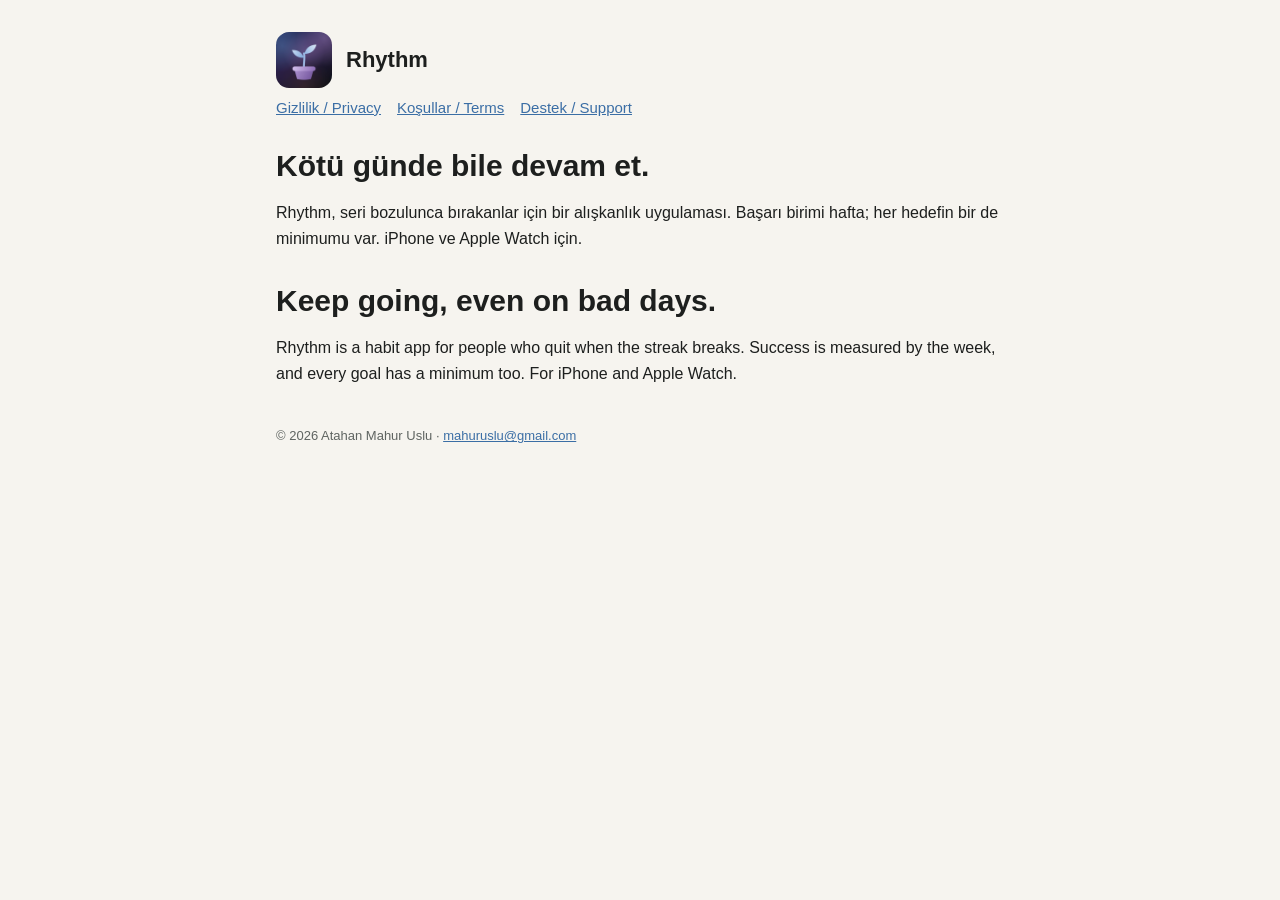
<file: index.html>
<!doctype html>
<html lang="tr">
<head>
<meta charset="utf-8">
<meta name="viewport" content="width=device-width, initial-scale=1">
<title>Rhythm</title>
<link rel="stylesheet" href="style.css">
</head>
<body>
<main>
<header><img src="icon.png" alt=""><a href="index.html">Rhythm</a></header>
<nav><a href="privacy.html">Gizlilik / Privacy</a><a href="terms.html">Koşullar / Terms</a><a href="support.html">Destek / Support</a></nav>
<h1>Kötü günde bile devam et.</h1>
<p>Rhythm, seri bozulunca bırakanlar için bir alışkanlık uygulaması. Başarı birimi hafta; her hedefin bir de minimumu var. iPhone ve Apple Watch için.</p>
<h1 style="margin-top:32px">Keep going, even on bad days.</h1>
<p>Rhythm is a habit app for people who quit when the streak breaks. Success is measured by the week, and every goal has a minimum too. For iPhone and Apple Watch.</p>
<footer>© 2026 Atahan Mahur Uslu · <a href="mailto:mahuruslu@gmail.com">mahuruslu@gmail.com</a></footer>
</main>
</body>
</html>
</file>
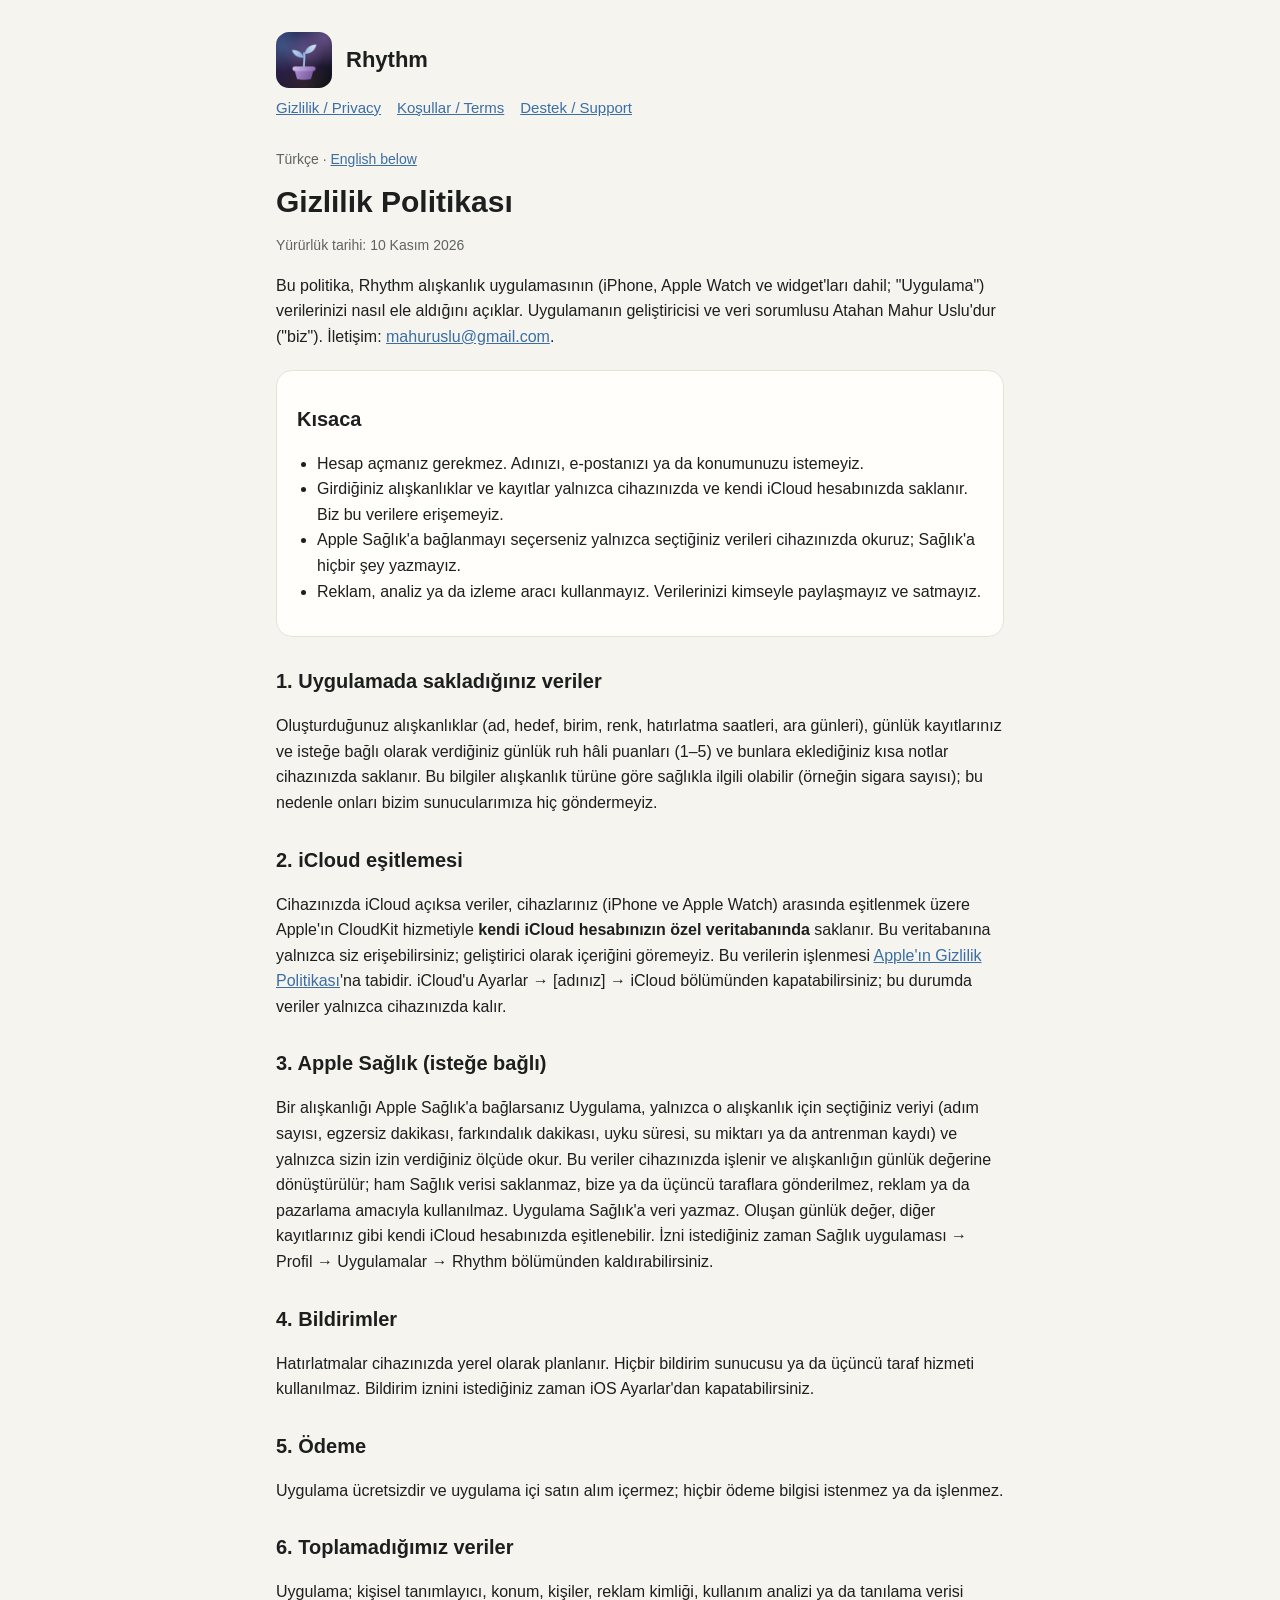
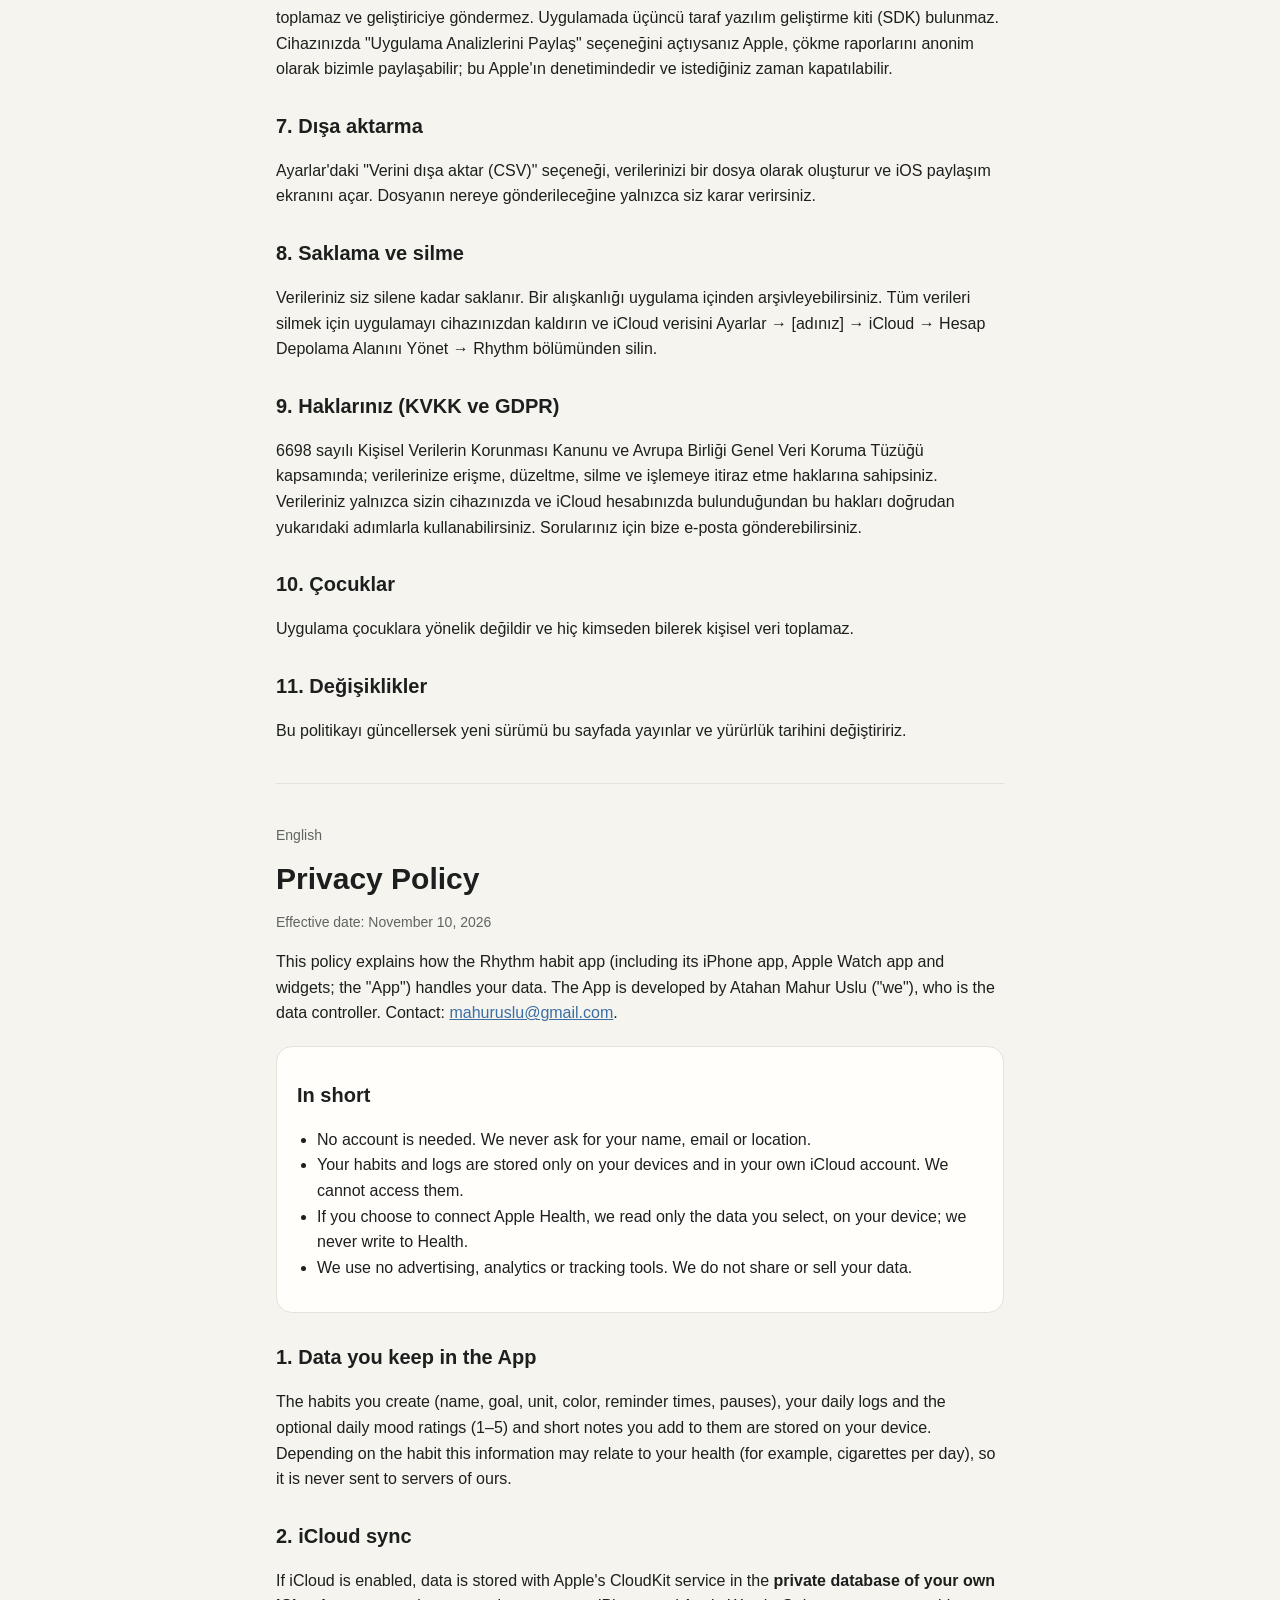
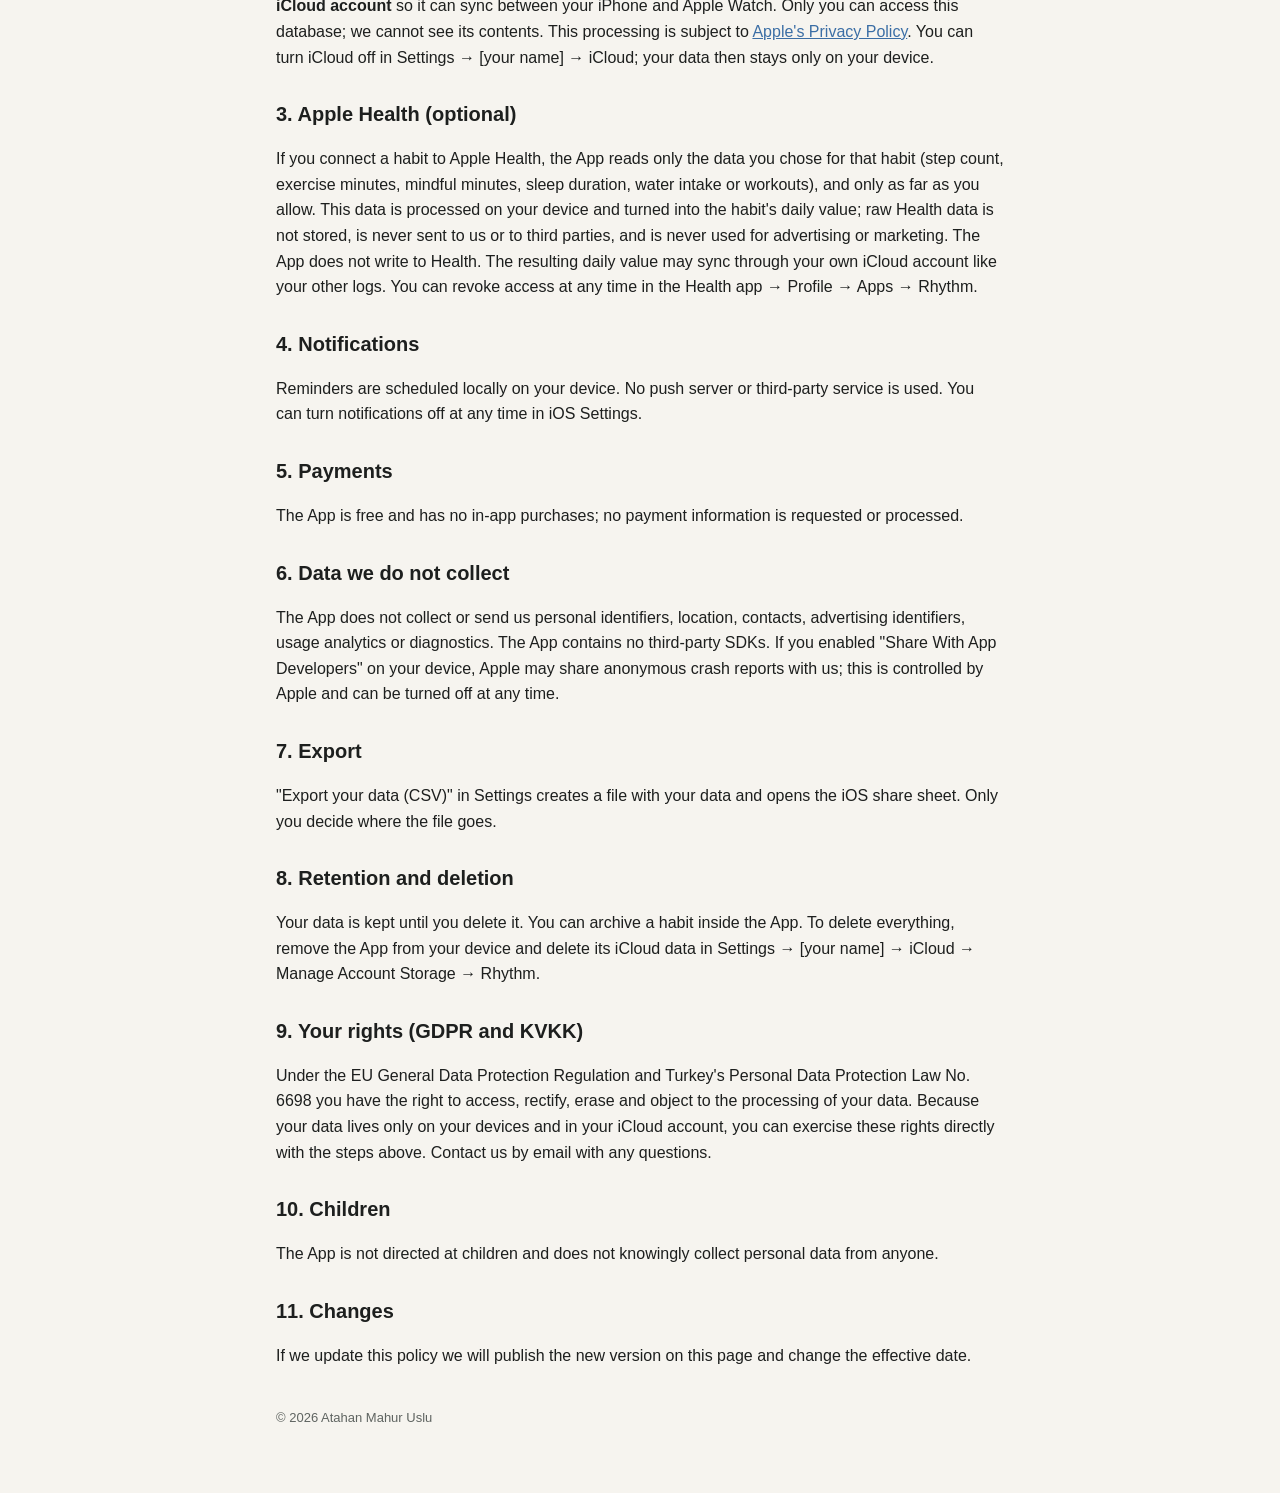
<file: privacy.html>
<!doctype html>
<html lang="tr">
<head>
<meta charset="utf-8">
<meta name="viewport" content="width=device-width, initial-scale=1">
<title>Rhythm · Gizlilik Politikası / Privacy Policy</title>
<link rel="stylesheet" href="style.css">
</head>
<body>
<main>
<header><img src="icon.png" alt=""><a href="index.html">Rhythm</a></header>
<nav><a href="privacy.html">Gizlilik / Privacy</a><a href="terms.html">Koşullar / Terms</a><a href="support.html">Destek / Support</a></nav>

<p class="lang">Türkçe · <a href="#en">English below</a></p>
<h1>Gizlilik Politikası</h1>
<p class="meta">Yürürlük tarihi: 10 Kasım 2026</p>

<p>Bu politika, Rhythm alışkanlık uygulamasının (iPhone, Apple Watch ve widget'ları dahil; "Uygulama") verilerinizi nasıl ele aldığını açıklar. Uygulamanın geliştiricisi ve veri sorumlusu Atahan Mahur Uslu'dur ("biz"). İletişim: <a href="mailto:mahuruslu@gmail.com">mahuruslu@gmail.com</a>.</p>

<div class="card">
<h2>Kısaca</h2>
<ul>
<li>Hesap açmanız gerekmez. Adınızı, e-postanızı ya da konumunuzu istemeyiz.</li>
<li>Girdiğiniz alışkanlıklar ve kayıtlar yalnızca cihazınızda ve kendi iCloud hesabınızda saklanır. Biz bu verilere erişemeyiz.</li>
<li>Apple Sağlık'a bağlanmayı seçerseniz yalnızca seçtiğiniz verileri cihazınızda okuruz; Sağlık'a hiçbir şey yazmayız.</li>
<li>Reklam, analiz ya da izleme aracı kullanmayız. Verilerinizi kimseyle paylaşmayız ve satmayız.</li>
</ul>
</div>

<h2>1. Uygulamada sakladığınız veriler</h2>
<p>Oluşturduğunuz alışkanlıklar (ad, hedef, birim, renk, hatırlatma saatleri, ara günleri), günlük kayıtlarınız ve isteğe bağlı olarak verdiğiniz günlük ruh hâli puanları (1–5) ve bunlara eklediğiniz kısa notlar cihazınızda saklanır. Bu bilgiler alışkanlık türüne göre sağlıkla ilgili olabilir (örneğin sigara sayısı); bu nedenle onları bizim sunucularımıza hiç göndermeyiz.</p>

<h2>2. iCloud eşitlemesi</h2>
<p>Cihazınızda iCloud açıksa veriler, cihazlarınız (iPhone ve Apple Watch) arasında eşitlenmek üzere Apple'ın CloudKit hizmetiyle <strong>kendi iCloud hesabınızın özel veritabanında</strong> saklanır. Bu veritabanına yalnızca siz erişebilirsiniz; geliştirici olarak içeriğini göremeyiz. Bu verilerin işlenmesi <a href="https://www.apple.com/legal/privacy/">Apple'ın Gizlilik Politikası</a>'na tabidir. iCloud'u Ayarlar → [adınız] → iCloud bölümünden kapatabilirsiniz; bu durumda veriler yalnızca cihazınızda kalır.</p>

<h2>3. Apple Sağlık (isteğe bağlı)</h2>
<p>Bir alışkanlığı Apple Sağlık'a bağlarsanız Uygulama, yalnızca o alışkanlık için seçtiğiniz veriyi (adım sayısı, egzersiz dakikası, farkındalık dakikası, uyku süresi, su miktarı ya da antrenman kaydı) ve yalnızca sizin izin verdiğiniz ölçüde okur. Bu veriler cihazınızda işlenir ve alışkanlığın günlük değerine dönüştürülür; ham Sağlık verisi saklanmaz, bize ya da üçüncü taraflara gönderilmez, reklam ya da pazarlama amacıyla kullanılmaz. Uygulama Sağlık'a veri yazmaz. Oluşan günlük değer, diğer kayıtlarınız gibi kendi iCloud hesabınızda eşitlenebilir. İzni istediğiniz zaman Sağlık uygulaması → Profil → Uygulamalar → Rhythm bölümünden kaldırabilirsiniz.</p>

<h2>4. Bildirimler</h2>
<p>Hatırlatmalar cihazınızda yerel olarak planlanır. Hiçbir bildirim sunucusu ya da üçüncü taraf hizmeti kullanılmaz. Bildirim iznini istediğiniz zaman iOS Ayarlar'dan kapatabilirsiniz.</p>

<h2>5. Ödeme</h2>
<p>Uygulama ücretsizdir ve uygulama içi satın alım içermez; hiçbir ödeme bilgisi istenmez ya da işlenmez.</p>

<h2>6. Toplamadığımız veriler</h2>
<p>Uygulama; kişisel tanımlayıcı, konum, kişiler, reklam kimliği, kullanım analizi ya da tanılama verisi toplamaz ve geliştiriciye göndermez. Uygulamada üçüncü taraf yazılım geliştirme kiti (SDK) bulunmaz. Cihazınızda "Uygulama Analizlerini Paylaş" seçeneğini açtıysanız Apple, çökme raporlarını anonim olarak bizimle paylaşabilir; bu Apple'ın denetimindedir ve istediğiniz zaman kapatılabilir.</p>

<h2>7. Dışa aktarma</h2>
<p>Ayarlar'daki "Verini dışa aktar (CSV)" seçeneği, verilerinizi bir dosya olarak oluşturur ve iOS paylaşım ekranını açar. Dosyanın nereye gönderileceğine yalnızca siz karar verirsiniz.</p>

<h2>8. Saklama ve silme</h2>
<p>Verileriniz siz silene kadar saklanır. Bir alışkanlığı uygulama içinden arşivleyebilirsiniz. Tüm verileri silmek için uygulamayı cihazınızdan kaldırın ve iCloud verisini Ayarlar → [adınız] → iCloud → Hesap Depolama Alanını Yönet → Rhythm bölümünden silin.</p>

<h2>9. Haklarınız (KVKK ve GDPR)</h2>
<p>6698 sayılı Kişisel Verilerin Korunması Kanunu ve Avrupa Birliği Genel Veri Koruma Tüzüğü kapsamında; verilerinize erişme, düzeltme, silme ve işlemeye itiraz etme haklarına sahipsiniz. Verileriniz yalnızca sizin cihazınızda ve iCloud hesabınızda bulunduğundan bu hakları doğrudan yukarıdaki adımlarla kullanabilirsiniz. Sorularınız için bize e-posta gönderebilirsiniz.</p>

<h2>10. Çocuklar</h2>
<p>Uygulama çocuklara yönelik değildir ve hiç kimseden bilerek kişisel veri toplamaz.</p>

<h2>11. Değişiklikler</h2>
<p>Bu politikayı güncellersek yeni sürümü bu sayfada yayınlar ve yürürlük tarihini değiştiririz.</p>

<hr id="en">

<p class="lang">English</p>
<h1>Privacy Policy</h1>
<p class="meta">Effective date: November 10, 2026</p>

<p>This policy explains how the Rhythm habit app (including its iPhone app, Apple Watch app and widgets; the "App") handles your data. The App is developed by Atahan Mahur Uslu ("we"), who is the data controller. Contact: <a href="mailto:mahuruslu@gmail.com">mahuruslu@gmail.com</a>.</p>

<div class="card">
<h2>In short</h2>
<ul>
<li>No account is needed. We never ask for your name, email or location.</li>
<li>Your habits and logs are stored only on your devices and in your own iCloud account. We cannot access them.</li>
<li>If you choose to connect Apple Health, we read only the data you select, on your device; we never write to Health.</li>
<li>We use no advertising, analytics or tracking tools. We do not share or sell your data.</li>
</ul>
</div>

<h2>1. Data you keep in the App</h2>
<p>The habits you create (name, goal, unit, color, reminder times, pauses), your daily logs and the optional daily mood ratings (1–5) and short notes you add to them are stored on your device. Depending on the habit this information may relate to your health (for example, cigarettes per day), so it is never sent to servers of ours.</p>

<h2>2. iCloud sync</h2>
<p>If iCloud is enabled, data is stored with Apple's CloudKit service in the <strong>private database of your own iCloud account</strong> so it can sync between your iPhone and Apple Watch. Only you can access this database; we cannot see its contents. This processing is subject to <a href="https://www.apple.com/legal/privacy/">Apple's Privacy Policy</a>. You can turn iCloud off in Settings → [your name] → iCloud; your data then stays only on your device.</p>

<h2>3. Apple Health (optional)</h2>
<p>If you connect a habit to Apple Health, the App reads only the data you chose for that habit (step count, exercise minutes, mindful minutes, sleep duration, water intake or workouts), and only as far as you allow. This data is processed on your device and turned into the habit's daily value; raw Health data is not stored, is never sent to us or to third parties, and is never used for advertising or marketing. The App does not write to Health. The resulting daily value may sync through your own iCloud account like your other logs. You can revoke access at any time in the Health app → Profile → Apps → Rhythm.</p>

<h2>4. Notifications</h2>
<p>Reminders are scheduled locally on your device. No push server or third-party service is used. You can turn notifications off at any time in iOS Settings.</p>

<h2>5. Payments</h2>
<p>The App is free and has no in-app purchases; no payment information is requested or processed.</p>

<h2>6. Data we do not collect</h2>
<p>The App does not collect or send us personal identifiers, location, contacts, advertising identifiers, usage analytics or diagnostics. The App contains no third-party SDKs. If you enabled "Share With App Developers" on your device, Apple may share anonymous crash reports with us; this is controlled by Apple and can be turned off at any time.</p>

<h2>7. Export</h2>
<p>"Export your data (CSV)" in Settings creates a file with your data and opens the iOS share sheet. Only you decide where the file goes.</p>

<h2>8. Retention and deletion</h2>
<p>Your data is kept until you delete it. You can archive a habit inside the App. To delete everything, remove the App from your device and delete its iCloud data in Settings → [your name] → iCloud → Manage Account Storage → Rhythm.</p>

<h2>9. Your rights (GDPR and KVKK)</h2>
<p>Under the EU General Data Protection Regulation and Turkey's Personal Data Protection Law No. 6698 you have the right to access, rectify, erase and object to the processing of your data. Because your data lives only on your devices and in your iCloud account, you can exercise these rights directly with the steps above. Contact us by email with any questions.</p>

<h2>10. Children</h2>
<p>The App is not directed at children and does not knowingly collect personal data from anyone.</p>

<h2>11. Changes</h2>
<p>If we update this policy we will publish the new version on this page and change the effective date.</p>

<footer>© 2026 Atahan Mahur Uslu</footer>
</main>
</body>
</html>
</file>
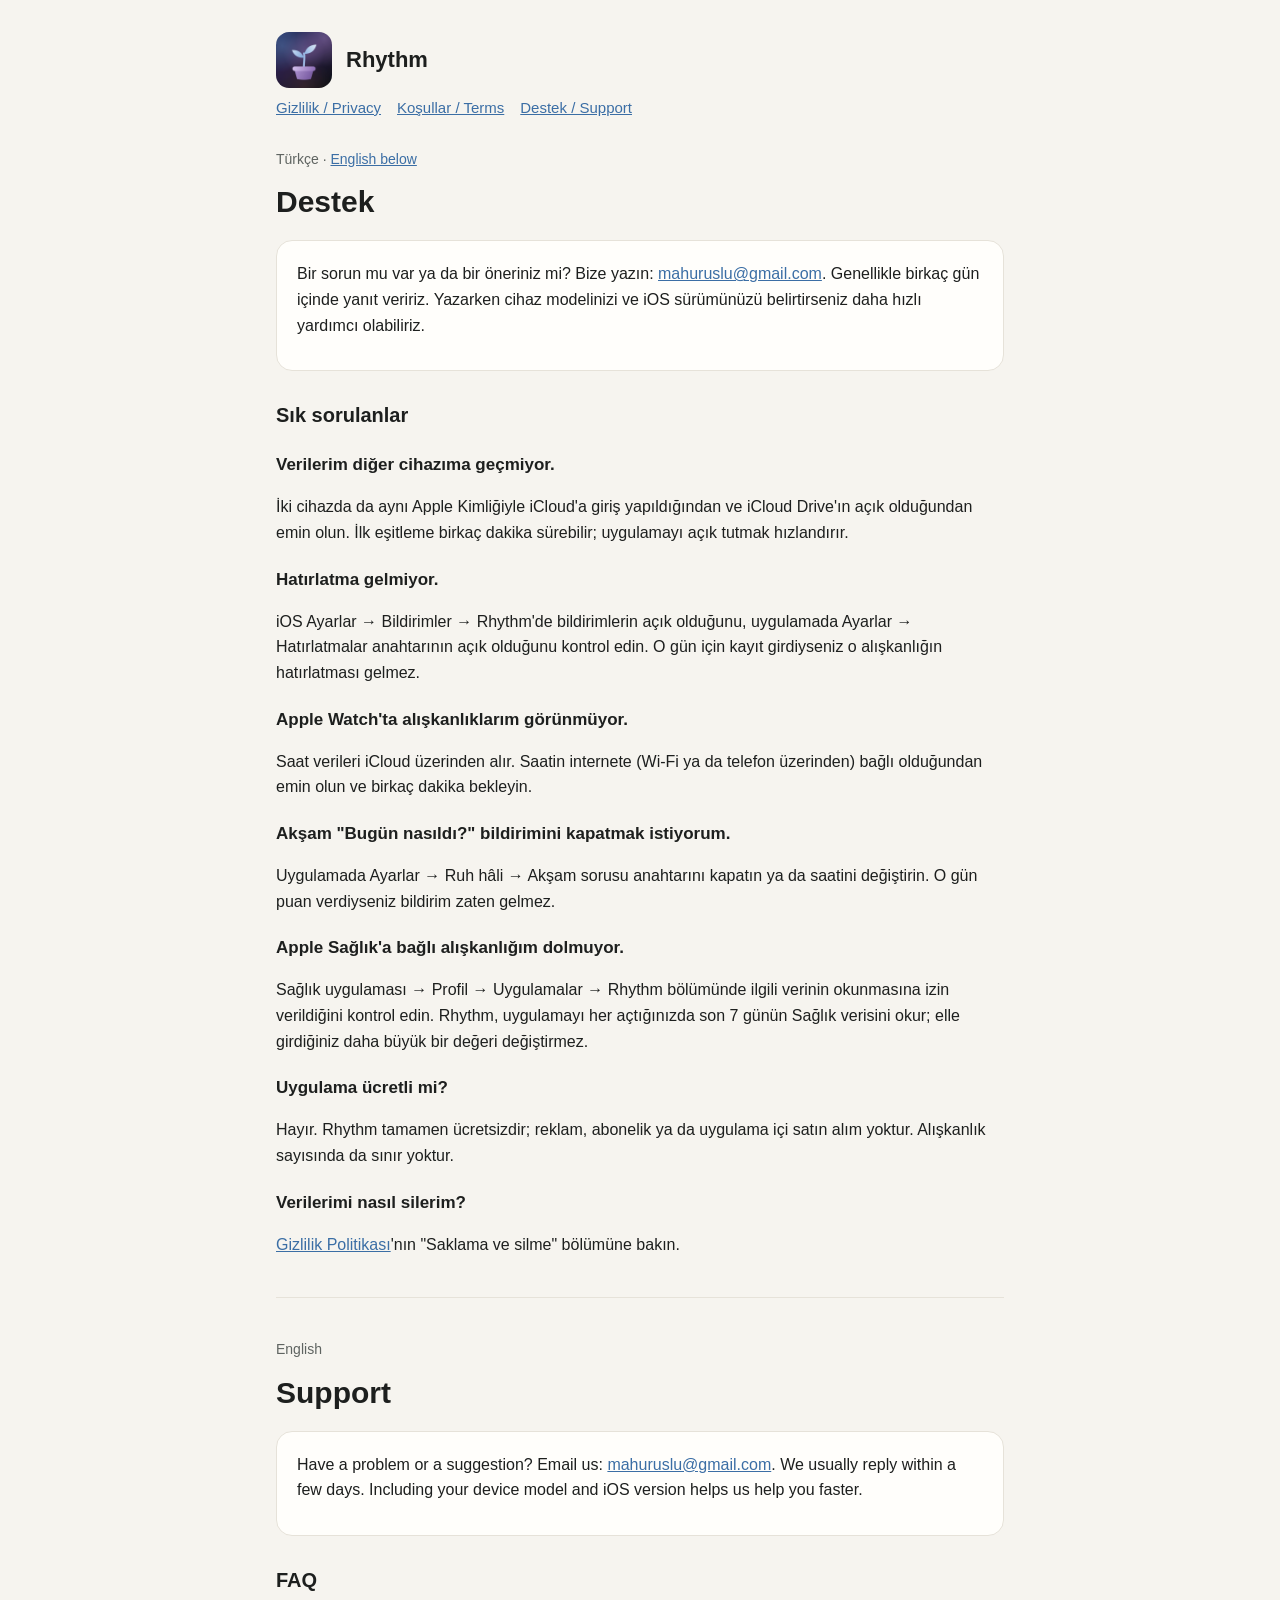
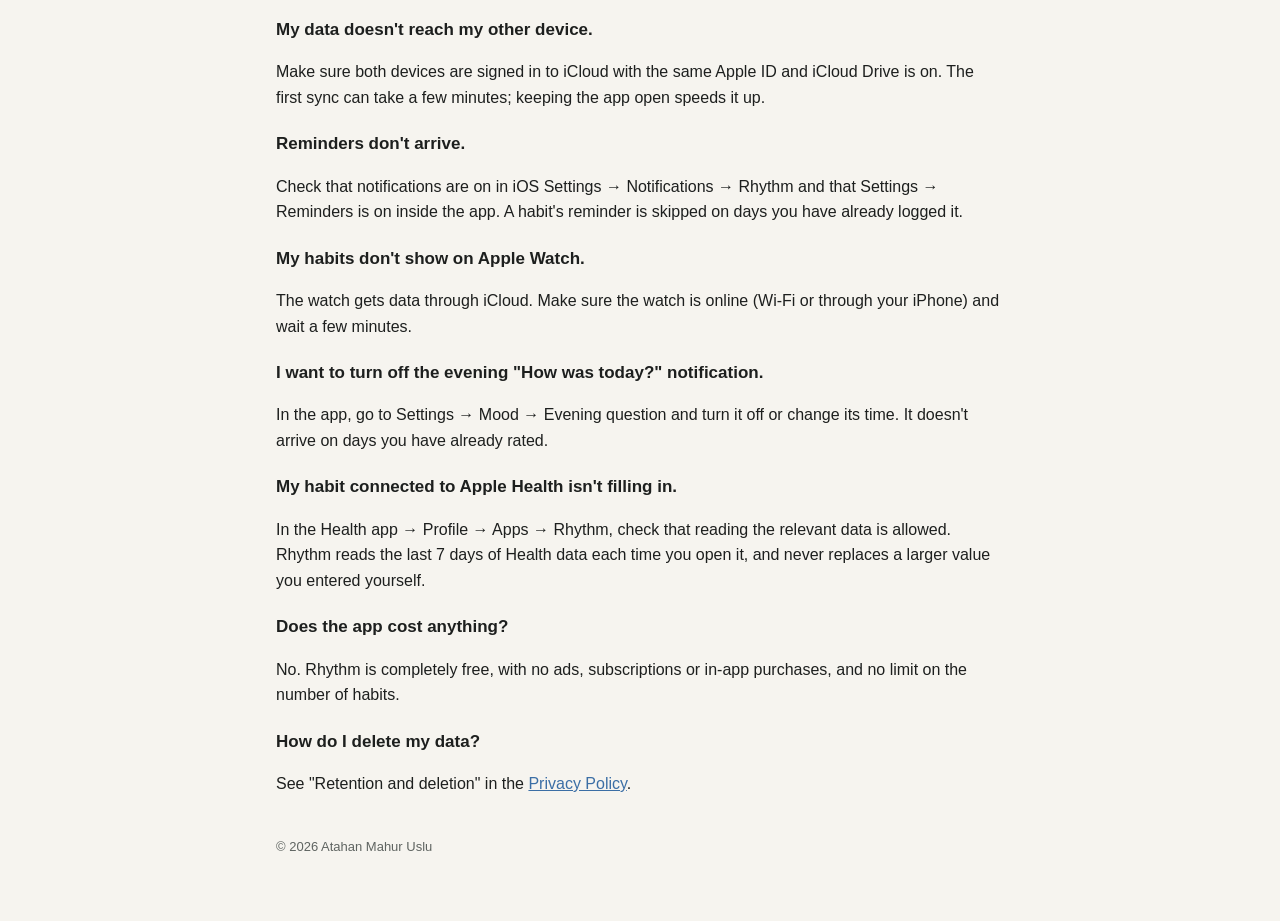
<file: support.html>
<!doctype html>
<html lang="tr">
<head>
<meta charset="utf-8">
<meta name="viewport" content="width=device-width, initial-scale=1">
<title>Rhythm · Destek / Support</title>
<link rel="stylesheet" href="style.css">
</head>
<body>
<main>
<header><img src="icon.png" alt=""><a href="index.html">Rhythm</a></header>
<nav><a href="privacy.html">Gizlilik / Privacy</a><a href="terms.html">Koşullar / Terms</a><a href="support.html">Destek / Support</a></nav>

<p class="lang">Türkçe · <a href="#en">English below</a></p>
<h1>Destek</h1>
<div class="card">
<p>Bir sorun mu var ya da bir öneriniz mi? Bize yazın: <a href="mailto:mahuruslu@gmail.com?subject=Rhythm">mahuruslu@gmail.com</a>. Genellikle birkaç gün içinde yanıt veririz. Yazarken cihaz modelinizi ve iOS sürümünüzü belirtirseniz daha hızlı yardımcı olabiliriz.</p>
</div>

<h2>Sık sorulanlar</h2>
<h3>Verilerim diğer cihazıma geçmiyor.</h3>
<p>İki cihazda da aynı Apple Kimliğiyle iCloud'a giriş yapıldığından ve iCloud Drive'ın açık olduğundan emin olun. İlk eşitleme birkaç dakika sürebilir; uygulamayı açık tutmak hızlandırır.</p>
<h3>Hatırlatma gelmiyor.</h3>
<p>iOS Ayarlar → Bildirimler → Rhythm'de bildirimlerin açık olduğunu, uygulamada Ayarlar → Hatırlatmalar anahtarının açık olduğunu kontrol edin. O gün için kayıt girdiyseniz o alışkanlığın hatırlatması gelmez.</p>
<h3>Apple Watch'ta alışkanlıklarım görünmüyor.</h3>
<p>Saat verileri iCloud üzerinden alır. Saatin internete (Wi-Fi ya da telefon üzerinden) bağlı olduğundan emin olun ve birkaç dakika bekleyin.</p>
<h3>Akşam "Bugün nasıldı?" bildirimini kapatmak istiyorum.</h3>
<p>Uygulamada Ayarlar → Ruh hâli → Akşam sorusu anahtarını kapatın ya da saatini değiştirin. O gün puan verdiyseniz bildirim zaten gelmez.</p>
<h3>Apple Sağlık'a bağlı alışkanlığım dolmuyor.</h3>
<p>Sağlık uygulaması → Profil → Uygulamalar → Rhythm bölümünde ilgili verinin okunmasına izin verildiğini kontrol edin. Rhythm, uygulamayı her açtığınızda son 7 günün Sağlık verisini okur; elle girdiğiniz daha büyük bir değeri değiştirmez.</p>
<h3>Uygulama ücretli mi?</h3>
<p>Hayır. Rhythm tamamen ücretsizdir; reklam, abonelik ya da uygulama içi satın alım yoktur. Alışkanlık sayısında da sınır yoktur.</p>
<h3>Verilerimi nasıl silerim?</h3>
<p><a href="privacy.html">Gizlilik Politikası</a>'nın "Saklama ve silme" bölümüne bakın.</p>

<hr id="en">

<p class="lang">English</p>
<h1>Support</h1>
<div class="card">
<p>Have a problem or a suggestion? Email us: <a href="mailto:mahuruslu@gmail.com?subject=Rhythm">mahuruslu@gmail.com</a>. We usually reply within a few days. Including your device model and iOS version helps us help you faster.</p>
</div>

<h2>FAQ</h2>
<h3>My data doesn't reach my other device.</h3>
<p>Make sure both devices are signed in to iCloud with the same Apple ID and iCloud Drive is on. The first sync can take a few minutes; keeping the app open speeds it up.</p>
<h3>Reminders don't arrive.</h3>
<p>Check that notifications are on in iOS Settings → Notifications → Rhythm and that Settings → Reminders is on inside the app. A habit's reminder is skipped on days you have already logged it.</p>
<h3>My habits don't show on Apple Watch.</h3>
<p>The watch gets data through iCloud. Make sure the watch is online (Wi-Fi or through your iPhone) and wait a few minutes.</p>
<h3>I want to turn off the evening "How was today?" notification.</h3>
<p>In the app, go to Settings → Mood → Evening question and turn it off or change its time. It doesn't arrive on days you have already rated.</p>
<h3>My habit connected to Apple Health isn't filling in.</h3>
<p>In the Health app → Profile → Apps → Rhythm, check that reading the relevant data is allowed. Rhythm reads the last 7 days of Health data each time you open it, and never replaces a larger value you entered yourself.</p>
<h3>Does the app cost anything?</h3>
<p>No. Rhythm is completely free, with no ads, subscriptions or in-app purchases, and no limit on the number of habits.</p>
<h3>How do I delete my data?</h3>
<p>See "Retention and deletion" in the <a href="privacy.html">Privacy Policy</a>.</p>

<footer>© 2026 Atahan Mahur Uslu</footer>
</main>
</body>
</html>
</file>
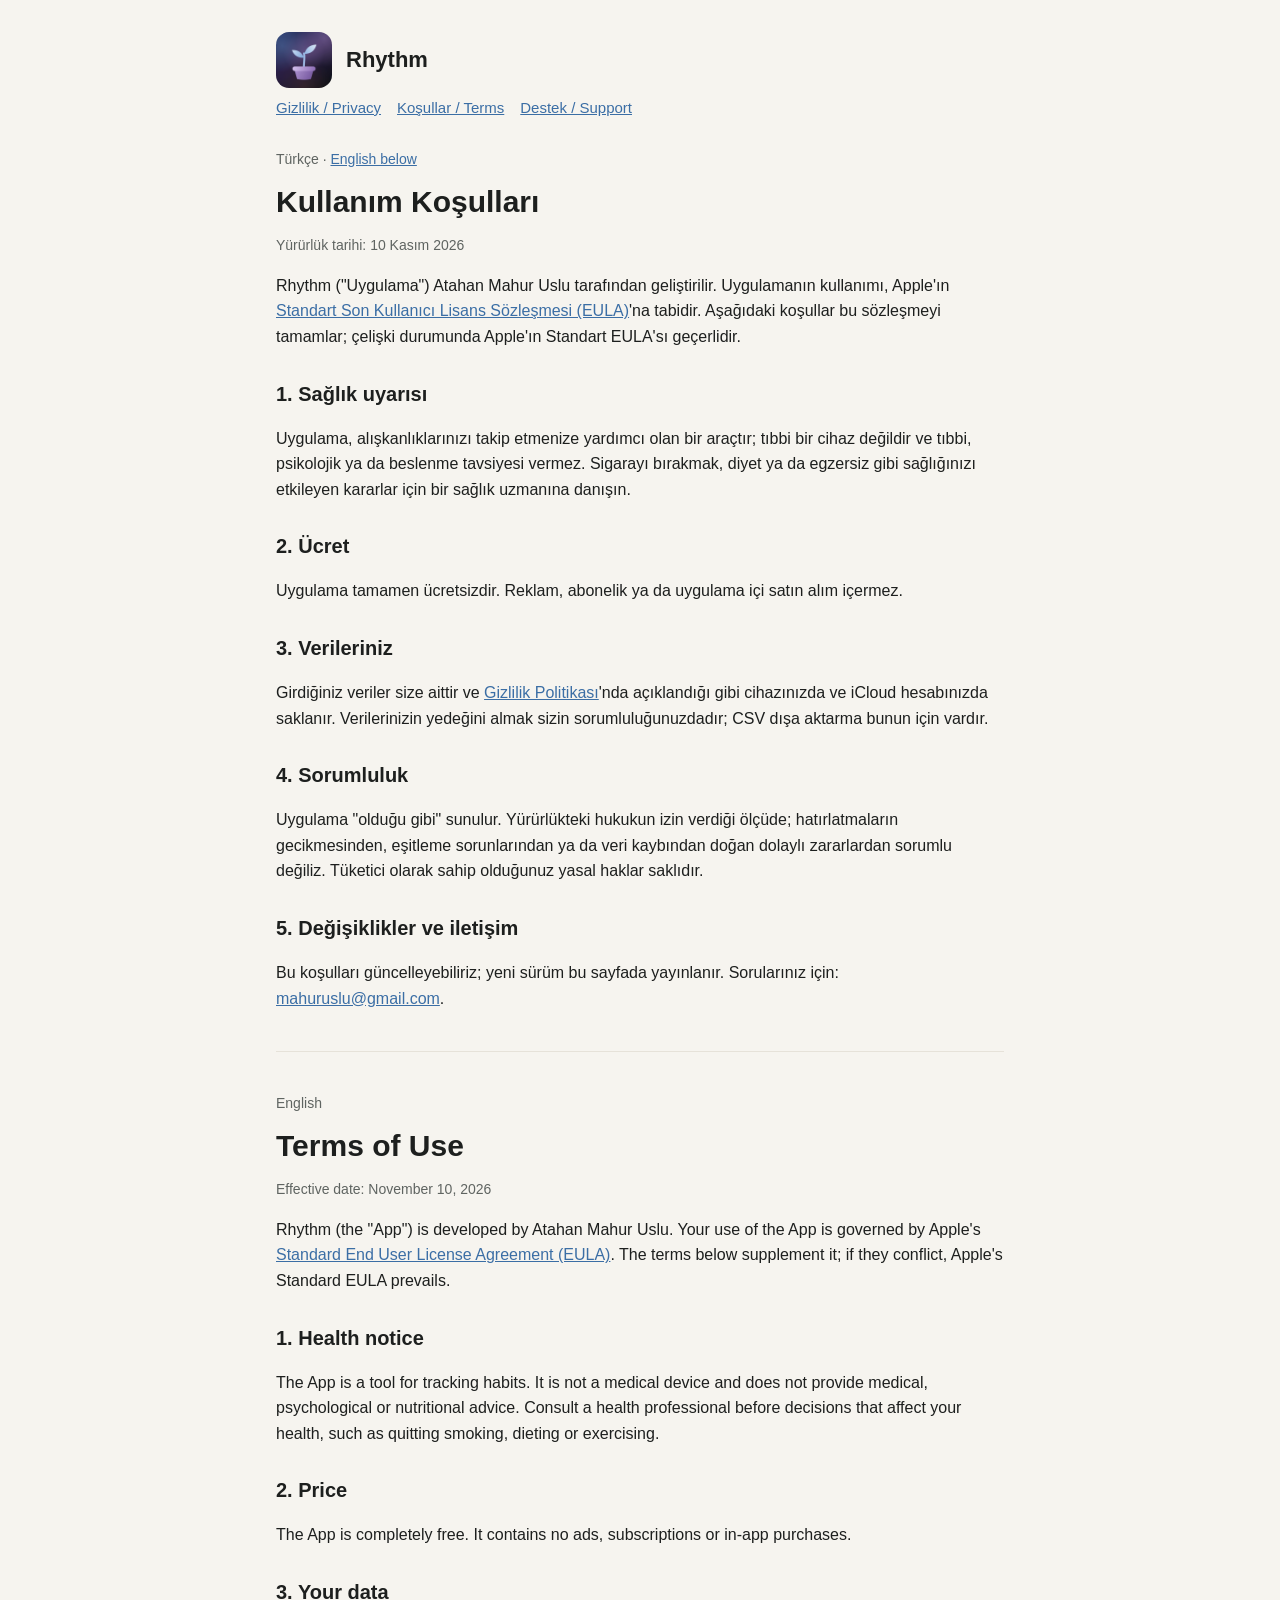
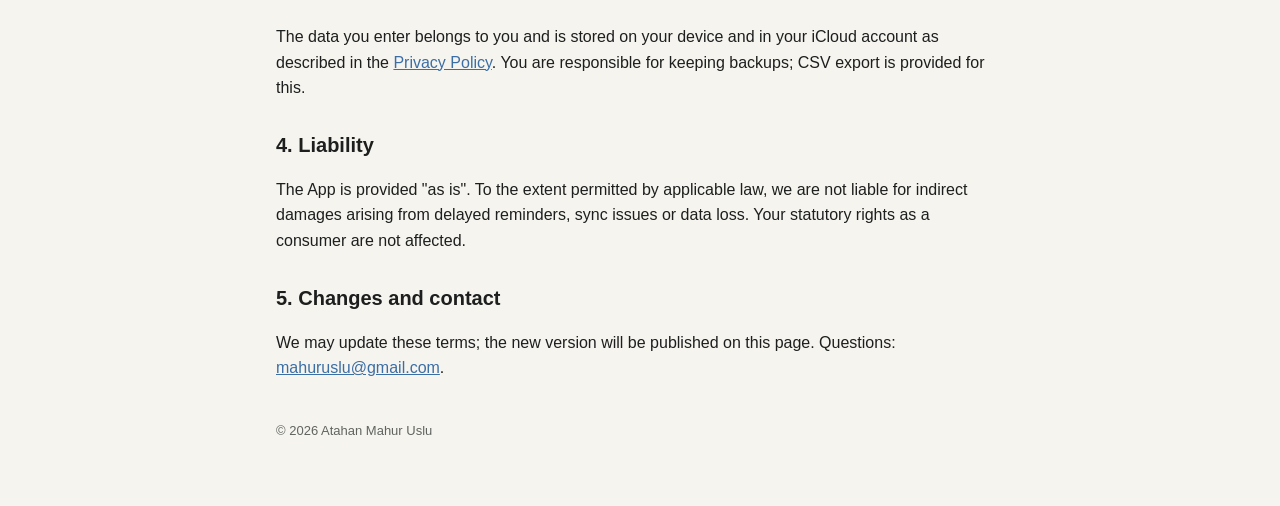
<file: terms.html>
<!doctype html>
<html lang="tr">
<head>
<meta charset="utf-8">
<meta name="viewport" content="width=device-width, initial-scale=1">
<title>Rhythm · Kullanım Koşulları / Terms of Use</title>
<link rel="stylesheet" href="style.css">
</head>
<body>
<main>
<header><img src="icon.png" alt=""><a href="index.html">Rhythm</a></header>
<nav><a href="privacy.html">Gizlilik / Privacy</a><a href="terms.html">Koşullar / Terms</a><a href="support.html">Destek / Support</a></nav>

<p class="lang">Türkçe · <a href="#en">English below</a></p>
<h1>Kullanım Koşulları</h1>
<p class="meta">Yürürlük tarihi: 10 Kasım 2026</p>

<p>Rhythm ("Uygulama") Atahan Mahur Uslu tarafından geliştirilir. Uygulamanın kullanımı, Apple'ın <a href="https://www.apple.com/legal/internet-services/itunes/dev/stdeula/">Standart Son Kullanıcı Lisans Sözleşmesi (EULA)</a>'na tabidir. Aşağıdaki koşullar bu sözleşmeyi tamamlar; çelişki durumunda Apple'ın Standart EULA'sı geçerlidir.</p>

<h2>1. Sağlık uyarısı</h2>
<p>Uygulama, alışkanlıklarınızı takip etmenize yardımcı olan bir araçtır; tıbbi bir cihaz değildir ve tıbbi, psikolojik ya da beslenme tavsiyesi vermez. Sigarayı bırakmak, diyet ya da egzersiz gibi sağlığınızı etkileyen kararlar için bir sağlık uzmanına danışın.</p>

<h2>2. Ücret</h2>
<p>Uygulama tamamen ücretsizdir. Reklam, abonelik ya da uygulama içi satın alım içermez.</p>

<h2>3. Verileriniz</h2>
<p>Girdiğiniz veriler size aittir ve <a href="privacy.html">Gizlilik Politikası</a>'nda açıklandığı gibi cihazınızda ve iCloud hesabınızda saklanır. Verilerinizin yedeğini almak sizin sorumluluğunuzdadır; CSV dışa aktarma bunun için vardır.</p>

<h2>4. Sorumluluk</h2>
<p>Uygulama "olduğu gibi" sunulur. Yürürlükteki hukukun izin verdiği ölçüde; hatırlatmaların gecikmesinden, eşitleme sorunlarından ya da veri kaybından doğan dolaylı zararlardan sorumlu değiliz. Tüketici olarak sahip olduğunuz yasal haklar saklıdır.</p>

<h2>5. Değişiklikler ve iletişim</h2>
<p>Bu koşulları güncelleyebiliriz; yeni sürüm bu sayfada yayınlanır. Sorularınız için: <a href="mailto:mahuruslu@gmail.com">mahuruslu@gmail.com</a>.</p>

<hr id="en">

<p class="lang">English</p>
<h1>Terms of Use</h1>
<p class="meta">Effective date: November 10, 2026</p>

<p>Rhythm (the "App") is developed by Atahan Mahur Uslu. Your use of the App is governed by Apple's <a href="https://www.apple.com/legal/internet-services/itunes/dev/stdeula/">Standard End User License Agreement (EULA)</a>. The terms below supplement it; if they conflict, Apple's Standard EULA prevails.</p>

<h2>1. Health notice</h2>
<p>The App is a tool for tracking habits. It is not a medical device and does not provide medical, psychological or nutritional advice. Consult a health professional before decisions that affect your health, such as quitting smoking, dieting or exercising.</p>

<h2>2. Price</h2>
<p>The App is completely free. It contains no ads, subscriptions or in-app purchases.</p>

<h2>3. Your data</h2>
<p>The data you enter belongs to you and is stored on your device and in your iCloud account as described in the <a href="privacy.html">Privacy Policy</a>. You are responsible for keeping backups; CSV export is provided for this.</p>

<h2>4. Liability</h2>
<p>The App is provided "as is". To the extent permitted by applicable law, we are not liable for indirect damages arising from delayed reminders, sync issues or data loss. Your statutory rights as a consumer are not affected.</p>

<h2>5. Changes and contact</h2>
<p>We may update these terms; the new version will be published on this page. Questions: <a href="mailto:mahuruslu@gmail.com">mahuruslu@gmail.com</a>.</p>

<footer>© 2026 Atahan Mahur Uslu</footer>
</main>
</body>
</html>
</file>
<file: style.css>
:root { --bg:#F6F4EF; --card:#FFFEFB; --ink:#1D1F1E; --muted:#5F6461; --line:#E6E2D9; --accent:#3B6EA5; }
@media (prefers-color-scheme: dark) { :root { --bg:#16181D; --card:#20232B; --ink:#ECEAE4; --muted:#A5ABA7; --line:#343834; --accent:#8DB4E2; } }
* { box-sizing: border-box; }
body { margin:0; background:var(--bg); color:var(--ink); font:16px/1.6 -apple-system, BlinkMacSystemFont, "SF Pro Text", "Helvetica Neue", Arial, sans-serif; }
main { max-width:760px; margin:0 auto; padding:32px 16px 64px; }
header { display:flex; align-items:center; gap:14px; margin-bottom:8px; }
header img { width:56px; height:56px; border-radius:13px; }
header a { color:inherit; text-decoration:none; font-weight:700; font-size:22px; }
nav { display:flex; flex-wrap:wrap; gap:6px 16px; margin:8px 0 28px; font-size:15px; }
a { color:var(--accent); }
h1 { font-size:30px; line-height:1.2; margin:8px 0 4px; }
h2 { font-size:20px; margin:28px 0 6px; }
h3 { font-size:17px; margin:20px 0 4px; }
.meta { color:var(--muted); font-size:14px; }
.card { background:var(--card); border:1px solid var(--line); border-radius:16px; padding:4px 20px 16px; margin:20px 0; }
.lang { font-size:14px; color:var(--muted); }
hr { border:0; border-top:1px solid var(--line); margin:40px 0; }
footer { color:var(--muted); font-size:13px; margin-top:40px; }
ul { padding-left:20px; }
</file>
